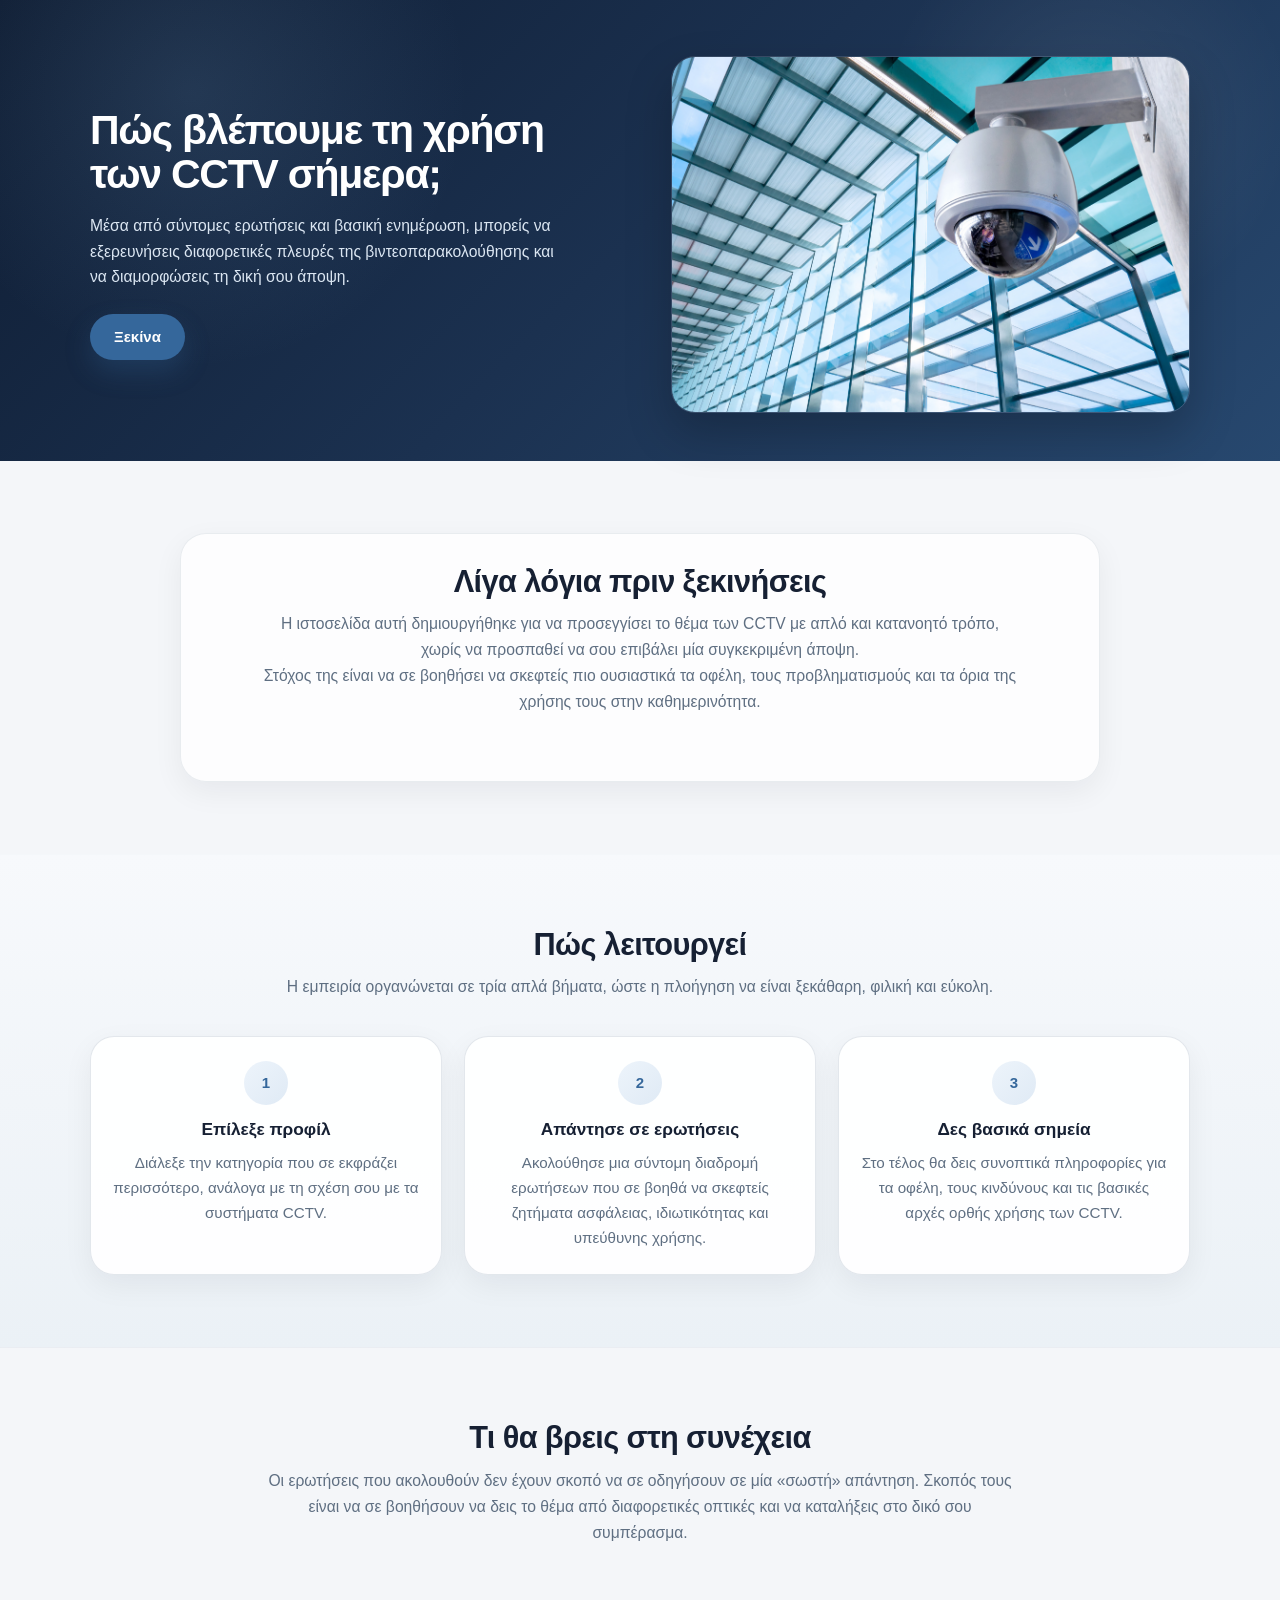
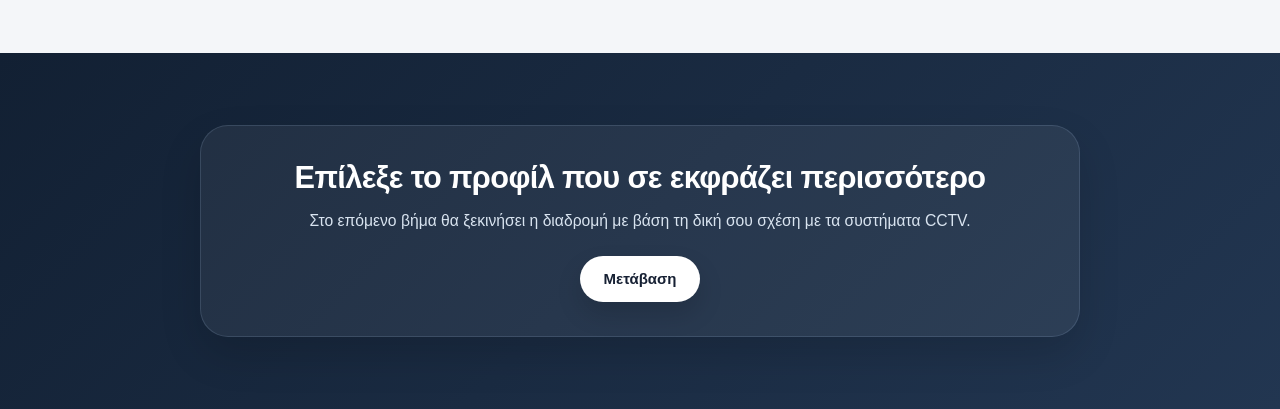
<file: index.html>
<!DOCTYPE html>
<html lang="el">
<head>
  <meta charset="UTF-8" />
  <meta name="viewport" content="width=device-width, initial-scale=1.0" />
  <title>CCTV και βιντεοπαρακολούθηση</title>
  <link rel="stylesheet" href="style.css" />
</head>
<body>
  <header class="hero hero-home">
    <div class="container hero-grid">
      <div class="hero-copy">
        <h1>Πώς βλέπουμε τη χρήση των CCTV σήμερα;</h1>
        <p class="hero-text">
          Μέσα από σύντομες ερωτήσεις και βασική ενημέρωση, μπορείς να εξερευνήσεις
          διαφορετικές πλευρές της βιντεοπαρακολούθησης και να διαμορφώσεις
          τη δική σου άποψη.
        </p>

        <div class="hero-actions">
          <a class="button" href="profiles.html">Ξεκίνα</a>
        </div>
      </div>

      <div class="hero-media">
        <img
          src="images/cctv-camera.png"
          alt="Κάμερα ασφαλείας σε σύγχρονο εξωτερικό χώρο"
          class="hero-image"
        />
      </div>
    </div>
  </header>

  <main>
    <section class="section section-light">
      <div class="container">
        <div class="intro-card intro-card-centered">
          <div class="section-intro">
            <h2>Λίγα λόγια πριν ξεκινήσεις</h2>
            <p>
              Η ιστοσελίδα αυτή δημιουργήθηκε για να προσεγγίσει το θέμα των CCTV
              με απλό και κατανοητό τρόπο, χωρίς να προσπαθεί να σου επιβάλει
              μία συγκεκριμένη άποψη.
            </p>
            <p>
              Στόχος της είναι να σε βοηθήσει να σκεφτείς πιο ουσιαστικά τα οφέλη,
              τους προβληματισμούς και τα όρια της χρήσης τους στην καθημερινότητα.
            </p>
          </div>
        </div>
      </div>
    </section>

    <section class="section section-soft">
      <div class="container">
        <div class="section-intro">
          <h2>Πώς λειτουργεί</h2>
          <p>
            Η εμπειρία οργανώνεται σε τρία απλά βήματα, ώστε η πλοήγηση να είναι
            ξεκάθαρη, φιλική και εύκολη.
          </p>
        </div>

        <div class="box-grid">
          <article class="info-box">
            <div class="box-number">1</div>
            <h3>Επίλεξε προφίλ</h3>
            <p>
              Διάλεξε την κατηγορία που σε εκφράζει περισσότερο, ανάλογα με τη
              σχέση σου με τα συστήματα CCTV.
            </p>
          </article>

          <article class="info-box">
            <div class="box-number">2</div>
            <h3>Απάντησε σε ερωτήσεις</h3>
            <p>
              Ακολούθησε μια σύντομη διαδρομή ερωτήσεων που σε βοηθά να σκεφτείς
              ζητήματα ασφάλειας, ιδιωτικότητας και υπεύθυνης χρήσης.
            </p>
          </article>

          <article class="info-box">
            <div class="box-number">3</div>
            <h3>Δες βασικά σημεία</h3>
            <p>
              Στο τέλος θα δεις συνοπτικά πληροφορίες για τα οφέλη, τους
              κινδύνους και τις βασικές αρχές ορθής χρήσης των CCTV.
            </p>
          </article>
        </div>
      </div>
    </section>

    <section class="section section-light">
      <div class="container section-intro">
        <h2>Τι θα βρεις στη συνέχεια</h2>
        <p>
          Οι ερωτήσεις που ακολουθούν δεν έχουν σκοπό να σε οδηγήσουν
          σε μία «σωστή» απάντηση. Σκοπός τους είναι να σε βοηθήσουν να δεις
          το θέμα από διαφορετικές οπτικές και να καταλήξεις στο δικό σου συμπέρασμα.
        </p>
      </div>
    </section>

    <section class="section section-dark-callout">
      <div class="container callout-card">
        <h2>Επίλεξε το προφίλ που σε εκφράζει περισσότερο</h2>
        <p>
          Στο επόμενο βήμα θα ξεκινήσει η διαδρομή με βάση τη δική σου σχέση
          με τα συστήματα CCTV.
        </p>
        <a class="button button-light" href="profiles.html">Μετάβαση</a>
      </div>
    </section>
  </main>
</body>
</html>
</file>
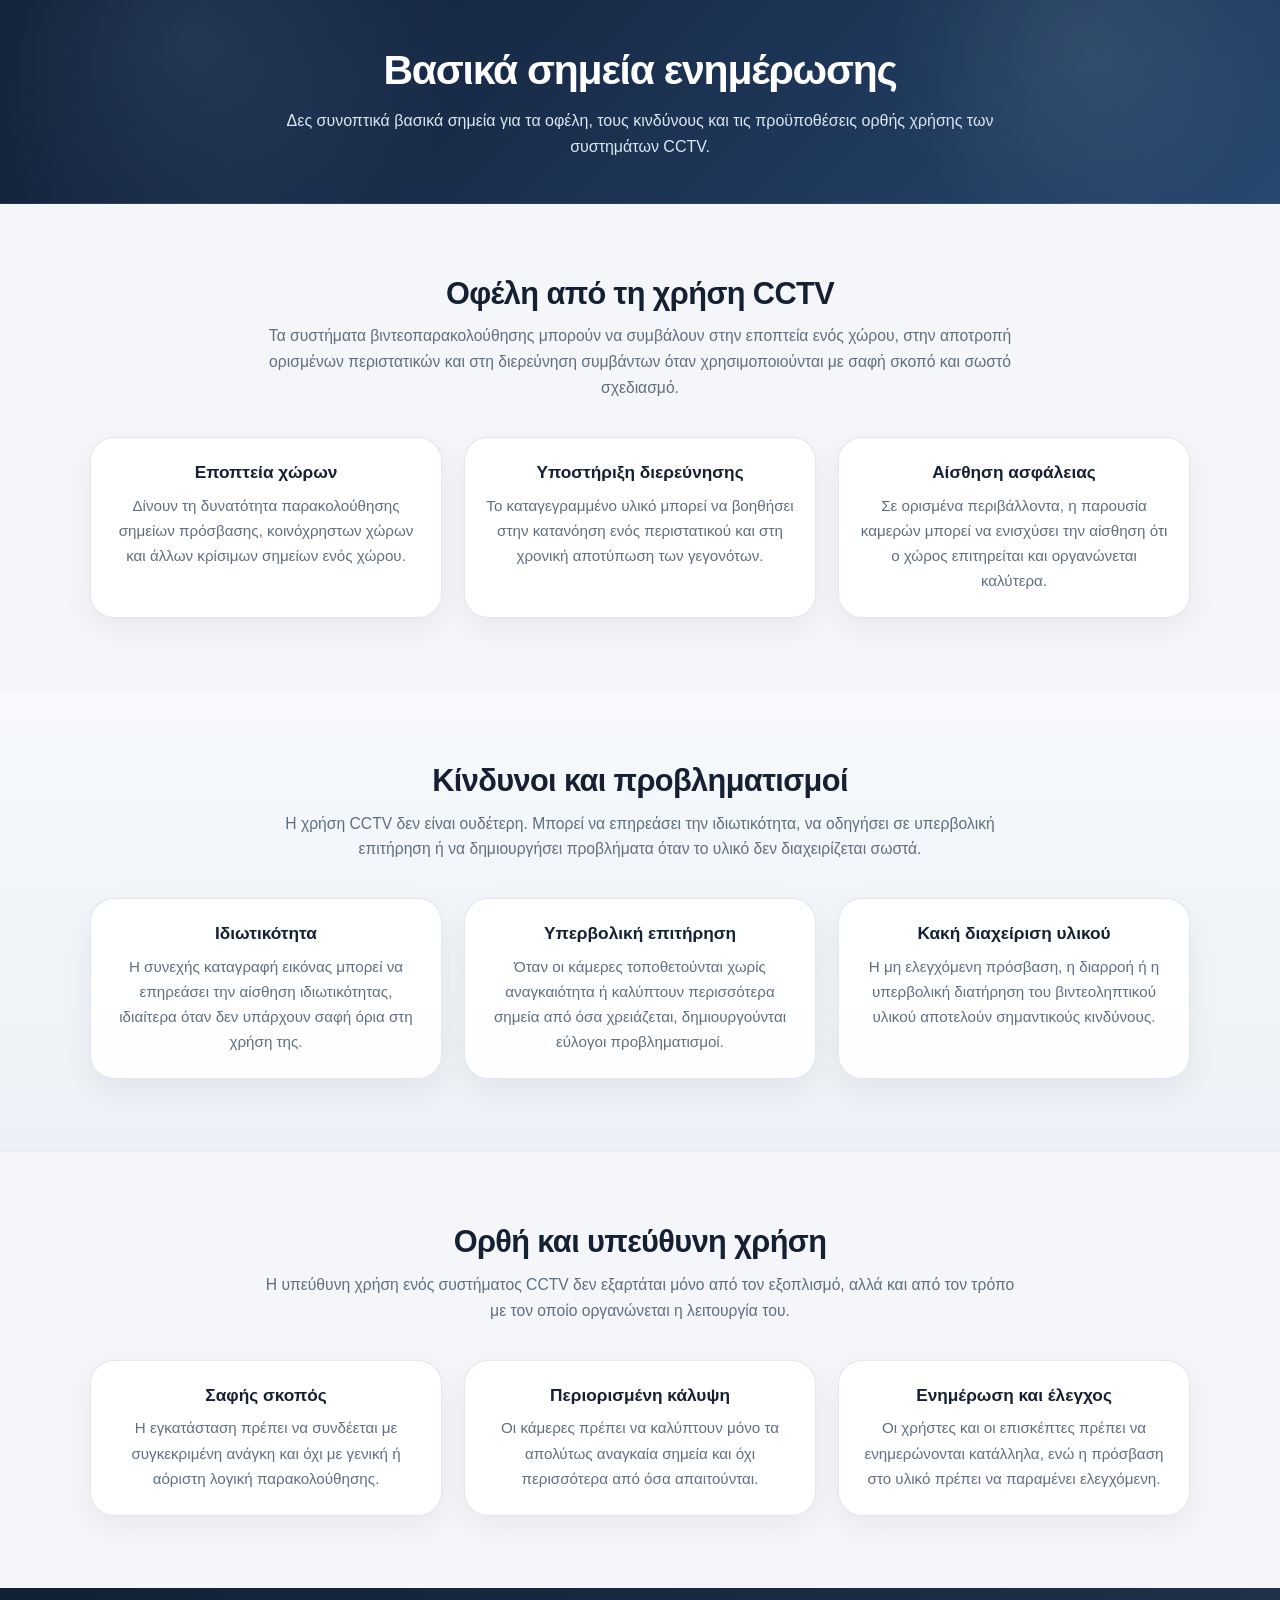
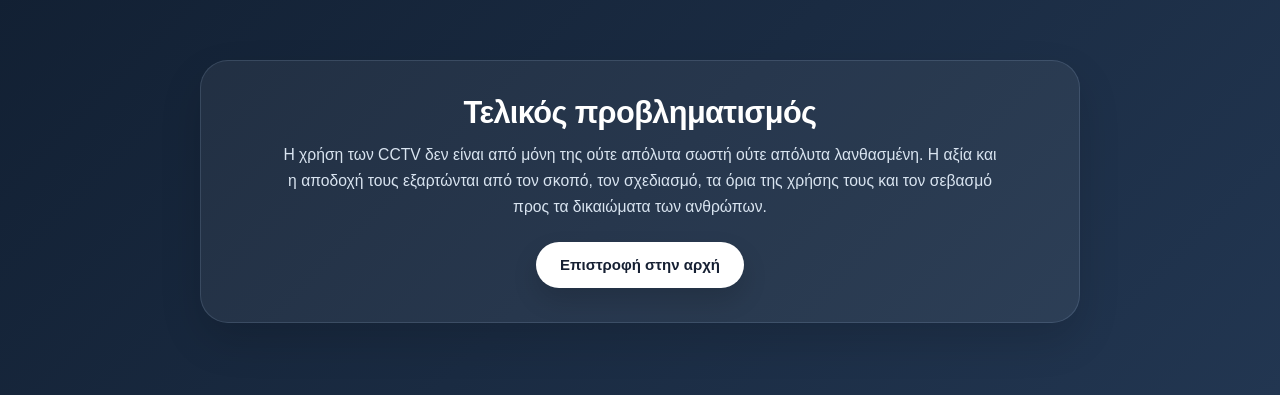
<file: info.html>
<!DOCTYPE html>
<html lang="el">
<head>
  <meta charset="UTF-8" />
  <meta name="viewport" content="width=device-width, initial-scale=1.0" />
  <title>Ενημέρωση | CCTV</title>
  <link rel="stylesheet" href="style.css" />
</head>
<body>
  <header class="page-hero">
    <div class="container page-hero-content">
      <h1>Βασικά σημεία ενημέρωσης</h1>
      <p>
        Δες συνοπτικά βασικά σημεία για τα οφέλη, τους κινδύνους και τις
        προϋποθέσεις ορθής χρήσης των συστημάτων CCTV.
      </p>
    </div>
  </header>

  <main>
    <section class="section section-light" id="personalized-result-section" hidden>
      <div class="container">
        <div class="intro-card intro-card-centered">
          <div class="section-intro">
            <h2>Με βάση τις απαντήσεις σου</h2>
            <p id="personalized-result-title"></p>
            <p id="personalized-result-text"></p>
          </div>
        </div>
      </div>
    </section>

    <section class="section section-light">
      <div class="container">
        <div class="section-intro">
          <h2>Οφέλη από τη χρήση CCTV</h2>
          <p>
            Τα συστήματα βιντεοπαρακολούθησης μπορούν να συμβάλουν στην εποπτεία
            ενός χώρου, στην αποτροπή ορισμένων περιστατικών και στη διερεύνηση
            συμβάντων όταν χρησιμοποιούνται με σαφή σκοπό και σωστό σχεδιασμό.
          </p>
        </div>

        <div class="box-grid">
          <article class="info-box">
            <h3>Εποπτεία χώρων</h3>
            <p>
              Δίνουν τη δυνατότητα παρακολούθησης σημείων πρόσβασης, κοινόχρηστων
              χώρων και άλλων κρίσιμων σημείων ενός χώρου.
            </p>
          </article>

          <article class="info-box">
            <h3>Υποστήριξη διερεύνησης</h3>
            <p>
              Το καταγεγραμμένο υλικό μπορεί να βοηθήσει στην κατανόηση ενός
              περιστατικού και στη χρονική αποτύπωση των γεγονότων.
            </p>
          </article>

          <article class="info-box">
            <h3>Αίσθηση ασφάλειας</h3>
            <p>
              Σε ορισμένα περιβάλλοντα, η παρουσία καμερών μπορεί να ενισχύσει
              την αίσθηση ότι ο χώρος επιτηρείται και οργανώνεται καλύτερα.
            </p>
          </article>
        </div>
      </div>
    </section>

    <section class="section section-soft">
      <div class="container">
        <div class="section-intro">
          <h2>Κίνδυνοι και προβληματισμοί</h2>
          <p>
            Η χρήση CCTV δεν είναι ουδέτερη. Μπορεί να επηρεάσει την ιδιωτικότητα,
            να οδηγήσει σε υπερβολική επιτήρηση ή να δημιουργήσει προβλήματα όταν
            το υλικό δεν διαχειρίζεται σωστά.
          </p>
        </div>

        <div class="box-grid">
          <article class="info-box">
            <h3>Ιδιωτικότητα</h3>
            <p>
              Η συνεχής καταγραφή εικόνας μπορεί να επηρεάσει την αίσθηση
              ιδιωτικότητας, ιδιαίτερα όταν δεν υπάρχουν σαφή όρια στη χρήση της.
            </p>
          </article>

          <article class="info-box">
            <h3>Υπερβολική επιτήρηση</h3>
            <p>
              Όταν οι κάμερες τοποθετούνται χωρίς αναγκαιότητα ή καλύπτουν
              περισσότερα σημεία από όσα χρειάζεται, δημιουργούνται εύλογοι
              προβληματισμοί.
            </p>
          </article>

          <article class="info-box">
            <h3>Κακή διαχείριση υλικού</h3>
            <p>
              Η μη ελεγχόμενη πρόσβαση, η διαρροή ή η υπερβολική διατήρηση του
              βιντεοληπτικού υλικού αποτελούν σημαντικούς κινδύνους.
            </p>
          </article>
        </div>
      </div>
    </section>

    <section class="section section-light">
      <div class="container">
        <div class="section-intro">
          <h2>Ορθή και υπεύθυνη χρήση</h2>
          <p>
            Η υπεύθυνη χρήση ενός συστήματος CCTV δεν εξαρτάται μόνο από τον
            εξοπλισμό, αλλά και από τον τρόπο με τον οποίο οργανώνεται η
            λειτουργία του.
          </p>
        </div>

        <div class="box-grid">
          <article class="info-box">
            <h3>Σαφής σκοπός</h3>
            <p>
              Η εγκατάσταση πρέπει να συνδέεται με συγκεκριμένη ανάγκη και όχι
              με γενική ή αόριστη λογική παρακολούθησης.
            </p>
          </article>

          <article class="info-box">
            <h3>Περιορισμένη κάλυψη</h3>
            <p>
              Οι κάμερες πρέπει να καλύπτουν μόνο τα απολύτως αναγκαία σημεία
              και όχι περισσότερα από όσα απαιτούνται.
            </p>
          </article>

          <article class="info-box">
            <h3>Ενημέρωση και έλεγχος</h3>
            <p>
              Οι χρήστες και οι επισκέπτες πρέπει να ενημερώνονται κατάλληλα,
              ενώ η πρόσβαση στο υλικό πρέπει να παραμένει ελεγχόμενη.
            </p>
          </article>
        </div>
      </div>
    </section>

    <section class="section section-dark-callout">
      <div class="container callout-card">
        <h2>Τελικός προβληματισμός</h2>
        <p>
          Η χρήση των CCTV δεν είναι από μόνη της ούτε απόλυτα σωστή ούτε απόλυτα
          λανθασμένη. Η αξία και η αποδοχή τους εξαρτώνται από τον σκοπό,
          τον σχεδιασμό, τα όρια της χρήσης τους και τον σεβασμό προς τα
          δικαιώματα των ανθρώπων.
        </p>
        <a class="button button-light" href="index.html">Επιστροφή στην αρχή</a>
      </div>
    </section>
  </main>

  <script src="script.js"></script>
</body>
</html>
</file>
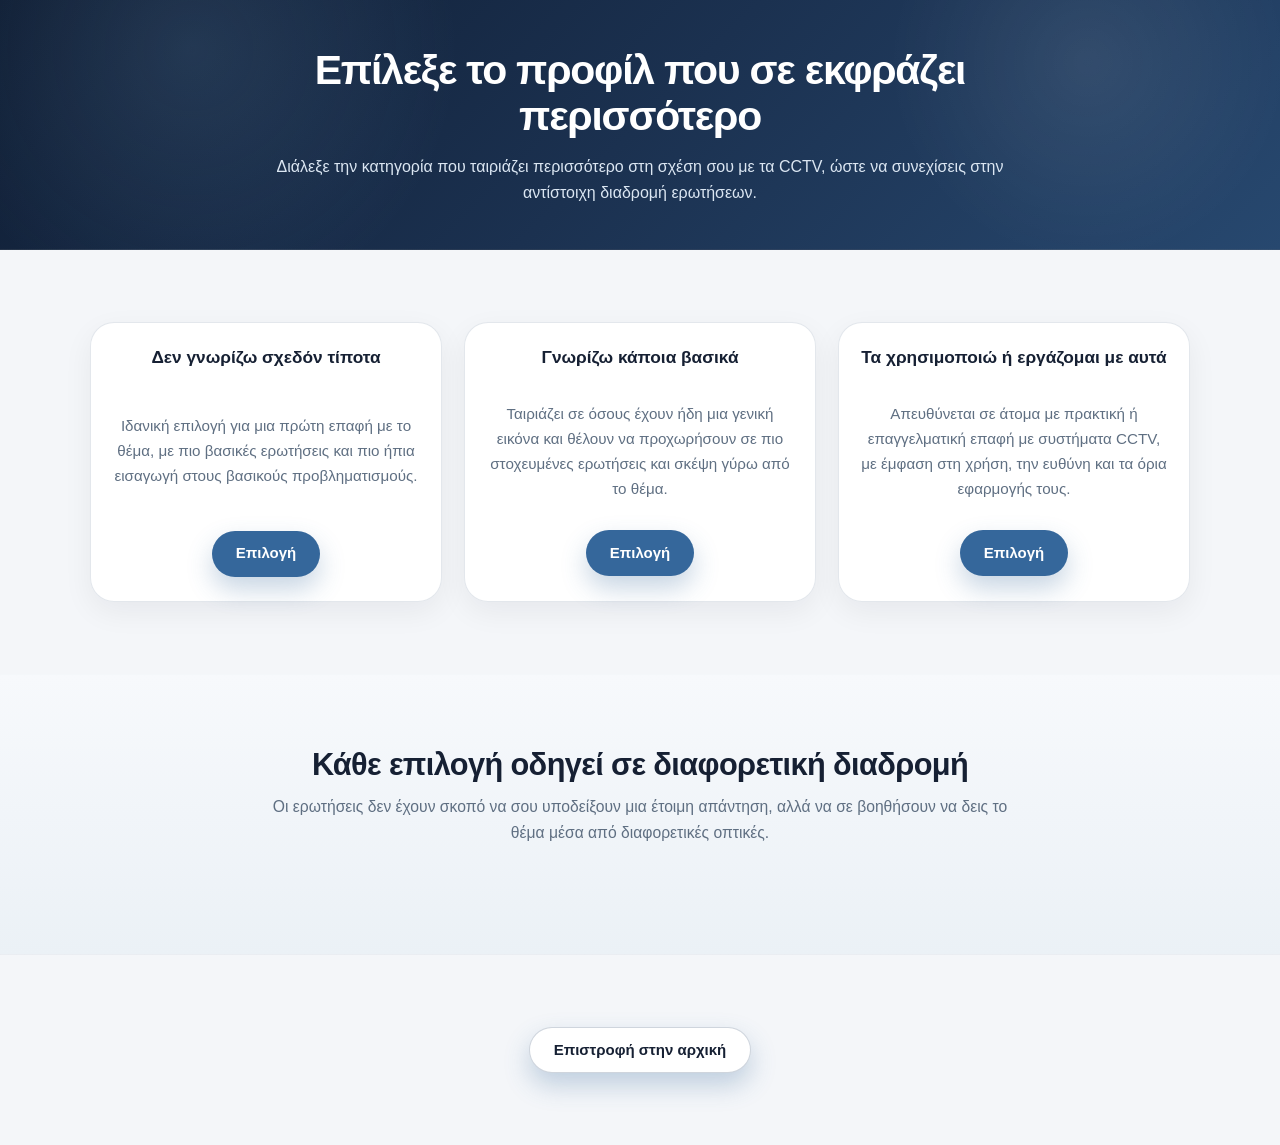
<file: profiles.html>
<!DOCTYPE html>
<html lang="el">
<head>
  <meta charset="UTF-8" />
  <meta name="viewport" content="width=device-width, initial-scale=1.0" />
  <title>Επίλεξε προφίλ | CCTV</title>
  <link rel="stylesheet" href="style.css" />
</head>
<body>
  <header class="page-hero">
    <div class="container page-hero-content">
      <h1>Επίλεξε το προφίλ που σε εκφράζει περισσότερο</h1>
      <p>
        Διάλεξε την κατηγορία που ταιριάζει περισσότερο στη σχέση σου με τα CCTV,
        ώστε να συνεχίσεις στην αντίστοιχη διαδρομή ερωτήσεων.
      </p>
    </div>
  </header>

  <main>
    <section class="section section-light">
      <div class="container">
        <div class="box-grid">
          <article class="info-box profile-option">
            <h3>Δεν γνωρίζω σχεδόν τίποτα</h3>
            <p>
              Ιδανική επιλογή για μια πρώτη επαφή με το θέμα, με πιο βασικές
              ερωτήσεις και πιο ήπια εισαγωγή στους βασικούς προβληματισμούς.
            </p>
            <a class="button" href="questions.html?profile=beginner">Επιλογή</a>
          </article>

          <article class="info-box profile-option">
            <h3>Γνωρίζω κάποια βασικά</h3>
            <p>
              Ταιριάζει σε όσους έχουν ήδη μια γενική εικόνα και θέλουν να
              προχωρήσουν σε πιο στοχευμένες ερωτήσεις και σκέψη γύρω από το θέμα.
            </p>
            <a class="button" href="questions.html?profile=intermediate">Επιλογή</a>
          </article>

          <article class="info-box profile-option">
            <h3>Τα χρησιμοποιώ ή εργάζομαι με αυτά</h3>
            <p>
              Απευθύνεται σε άτομα με πρακτική ή επαγγελματική επαφή με συστήματα
              CCTV, με έμφαση στη χρήση, την ευθύνη και τα όρια εφαρμογής τους.
            </p>
            <a class="button" href="questions.html?profile=advanced">Επιλογή</a>
          </article>
        </div>
      </div>
    </section>

    <section class="section section-soft">
      <div class="container">
        <div class="section-intro">
          <h2>Κάθε επιλογή οδηγεί σε διαφορετική διαδρομή</h2>
          <p>
            Οι ερωτήσεις δεν έχουν σκοπό να σου υποδείξουν μια έτοιμη απάντηση,
            αλλά να σε βοηθήσουν να δεις το θέμα μέσα από διαφορετικές οπτικές.
          </p>
        </div>
      </div>
    </section>

    <section class="section section-light">
      <div class="container callout-center">
        <a class="button button-light-outline" href="index.html">Επιστροφή στην αρχική</a>
      </div>
    </section>
  </main>
</body>
</html>
</file>
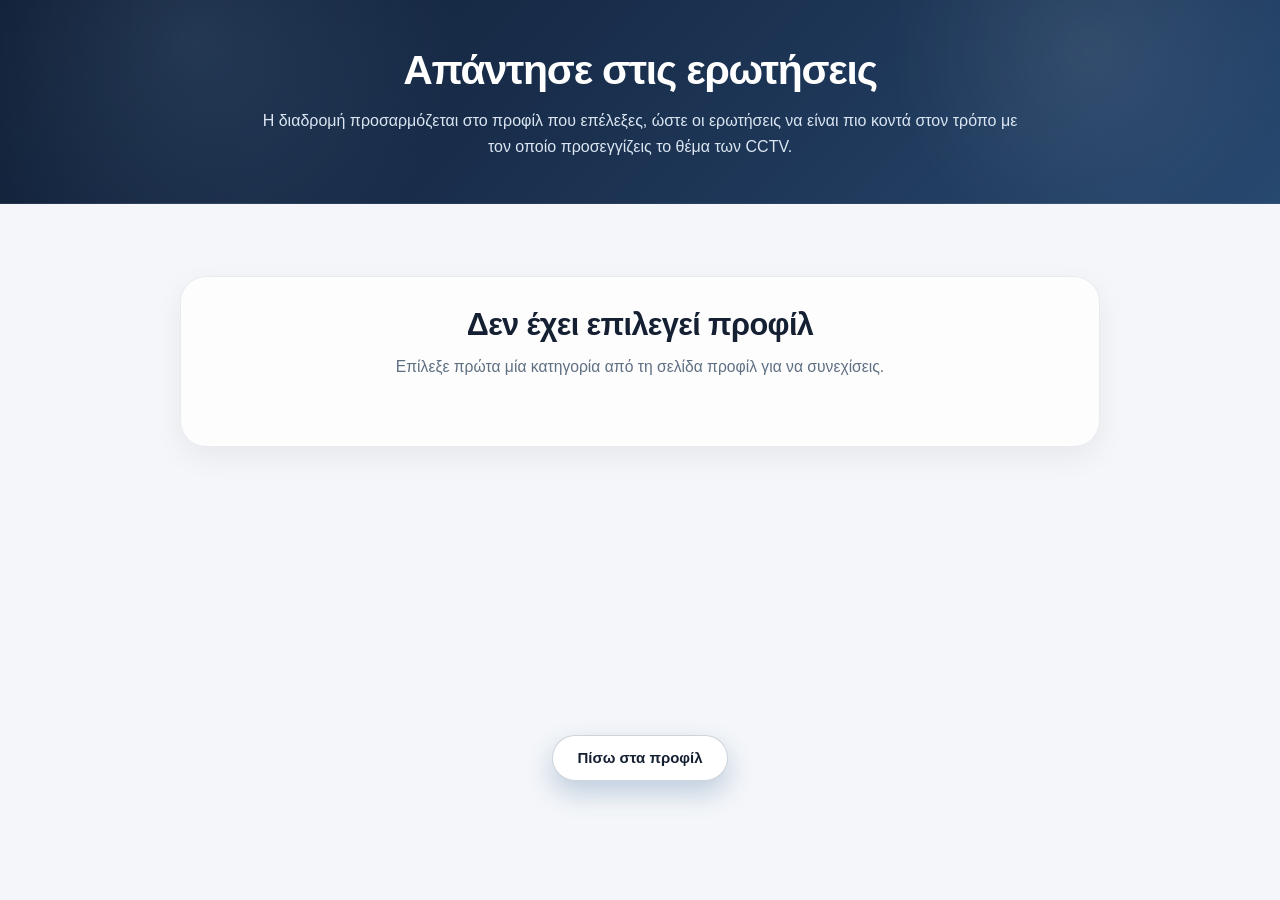
<file: questions.html>
<!DOCTYPE html>
<html lang="el">
<head>
  <meta charset="UTF-8" />
  <meta name="viewport" content="width=device-width, initial-scale=1.0" />
  <title>Ερωτήσεις | CCTV</title>
  <link rel="stylesheet" href="style.css" />
</head>
<body>
  <header class="page-hero">
    <div class="container page-hero-content">
      <h1>Απάντησε στις ερωτήσεις</h1>
      <p>
        Η διαδρομή προσαρμόζεται στο προφίλ που επέλεξες, ώστε οι ερωτήσεις
        να είναι πιο κοντά στον τρόπο με τον οποίο προσεγγίζεις το θέμα των CCTV.
      </p>
    </div>
  </header>
  <main>
    <section class="section section-light">
      <div class="container">
        <div class="intro-card intro-card-centered">
          <div class="section-intro">
            <h2 id="profile-title">Ερωτηματολόγιο</h2>
            <p id="profile-description">
              Επίλεξε πρώτα προφίλ από την προηγούμενη σελίδα.
            </p>
          </div>
        </div>
      </div>
    </section>
    <section class="section section-light">
      <div class="container">
        <form id="questions-form">
          <div id="questions-wrapper" class="question-list"></div>

          <div class="callout-center questions-submit">
            <button type="submit" class="button" id="submit-button">Ολοκλήρωση ερωτήσεων</button>
          </div>
          <p id="submit-status" class="submit-status" role="status" aria-live="polite"></p>
        </form>
      </div>
    </section>
    <section class="section section-soft" id="result-section" hidden>
      <div class="container">
        <div class="intro-card intro-card-centered">
          <div class="section-intro">
            <h2>Το αποτέλεσμα των απαντήσεών σου</h2>
            <p id="result-title"></p>
            <p id="result-text"></p>
          </div>

          <!-- Κατανομή συμμετεχόντων της ίδιας κατηγορίας. -->
          <div id="participant-distribution" class="aggregate-conclusion">
            <h3>Κατανομή συμμετεχόντων</h3>
            <p>Τα στοιχεία της ομάδας σου φορτώνονται μαζί με τις απαντήσεις της πλειοψηφίας.</p>
          </div>

          <!-- Αμέσως κάτω από την κατανομή εμφανίζονται τα κείμενα των πλειοψηφικών απαντήσεων. -->
          <div id="aggregate-conclusion" class="aggregate-conclusion"></div>

          <!-- Τα κουμπιά βρίσκονται πλέον κάτω από όλα τα κείμενα. -->
          <div class="callout-center result-actions">
            <a class="button" href="results.html">Δες το συνολικό συμπέρασμα</a>
            <a class="button button-light-outline" href="info.html">Συνέχεια στην ενημέρωση</a>
          </div>
        </div>
      </div>
    </section>

    <section class="section section-light">
      <div class="container callout-center">
        <a class="button button-light-outline" href="profiles.html">Πίσω στα προφίλ</a>
      </div>
    </section>
  </main>
  <script src="config.js"></script>
  <script src="script.js"></script>
</body>
</html>
</file>
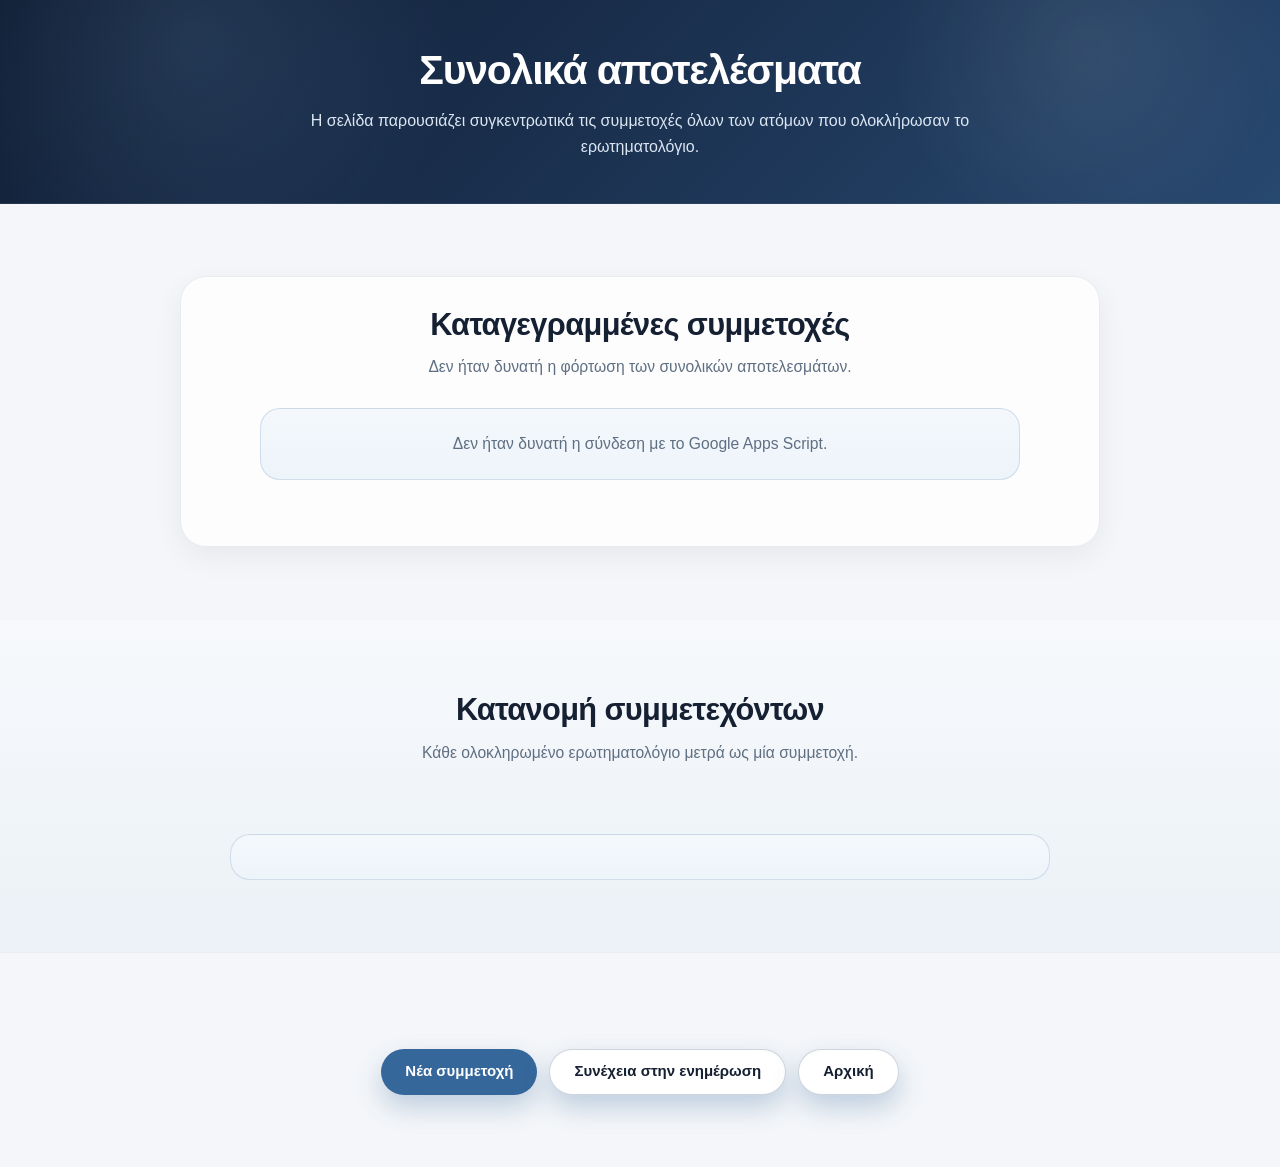
<file: results.html>
<!DOCTYPE html>
<html lang="el">
<head>
  <meta charset="UTF-8" />
  <meta name="viewport" content="width=device-width, initial-scale=1.0" />
  <title>Συνολικά αποτελέσματα | CCTV</title>
  <link rel="stylesheet" href="style.css" />
</head>
<body>
  <header class="page-hero">
    <div class="container page-hero-content">
      <h1>Συνολικά αποτελέσματα</h1>
      <p>Η σελίδα παρουσιάζει συγκεντρωτικά τις συμμετοχές όλων των ατόμων που ολοκλήρωσαν το ερωτηματολόγιο.</p>
    </div>
  </header>
  <main>
    <section class="section section-light">
      <div class="container">
        <div class="intro-card intro-card-centered">
          <div class="section-intro">
            <h2>Καταγεγραμμένες συμμετοχές</h2>
            <p id="total-count">Φόρτωση αποτελεσμάτων…</p>
            <div id="winner-box" class="aggregate-conclusion"></div>
          </div>
        </div>
      </div>
    </section>
    <section class="section section-soft">
      <div class="container">
        <div class="section-intro">
          <h2>Κατανομή συμμετεχόντων</h2>
          <p>Κάθε ολοκληρωμένο ερωτηματολόγιο μετρά ως μία συμμετοχή.</p>
        </div>
        <div id="profile-stats" class="stats-grid"></div>

        <!-- Τα προσωπικά/ομαδικά κείμενα εμφανίζονται αμέσως κάτω από την κατανομή. -->
        <div id="results-majority" class="aggregate-conclusion" style="margin-top: 2rem;"></div>
      </div>
    </section>
    <section class="section section-light">
      <div class="container callout-center result-actions">
        <a class="button" href="profiles.html">Νέα συμμετοχή</a>
        <a class="button button-light-outline" href="info.html">Συνέχεια στην ενημέρωση</a>
        <a class="button button-light-outline" href="index.html">Αρχική</a>
      </div>
    </section>
  </main>

  <script src="config.js"></script>
  <script src="script.js"></script>
  <script>
    const labels = {
      beginner: "Δεν γνωρίζω σχεδόν τίποτα",
      intermediate: "Γνωρίζω κάποια βασικά",
      advanced: "Τα χρησιμοποιώ ή εργάζομαι με αυτά"
    };

    function escapeHtml(text) {
      return String(text)
        .replaceAll("&", "&amp;")
        .replaceAll("<", "&lt;")
        .replaceAll(">", "&gt;")
        .replaceAll('"', "&quot;")
        .replaceAll("'", "&#039;");
    }

    function loadStatistics() {
      const totalEl = document.getElementById("total-count");
      const winnerEl = document.getElementById("winner-box");
      const statsEl = document.getElementById("profile-stats");
      const apiUrl = window.CCTV_ONLINE_API_URL || "";

      if (!apiUrl || apiUrl.includes("ΒΑΛΕ_ΕΔΩ")) {
        totalEl.textContent = "Η online συλλογή δεν έχει ρυθμιστεί ακόμη.";
        winnerEl.innerHTML = "<p>Δεν έχει οριστεί το URL του Google Apps Script στο config.js.</p>";
        return;
      }

      const callbackName = `cctvResults_${Date.now()}_${Math.random().toString(36).slice(2)}`;
      const script = document.createElement("script");
      script.async = true;
      let finished = false;
      let timeout;

      function cleanup() {
        clearTimeout(timeout);
        delete window[callbackName];
        script.remove();
      }

      function showError(message) {
        if (finished) return;
        finished = true;
        cleanup();
        totalEl.textContent = "Δεν ήταν δυνατή η φόρτωση των συνολικών αποτελεσμάτων.";
        winnerEl.innerHTML = `<p>${escapeHtml(message)}</p>`;
        statsEl.innerHTML = "";
      }

      window[callbackName] = (stats) => {
        if (finished) return;
        if (!stats || typeof stats !== "object" || typeof stats.total !== "number" || !stats.profiles) {
          showError("Το Google Apps Script επέστρεψε μη έγκυρα δεδομένα.");
          return;
        }

        finished = true;
        cleanup();
        const entries = Object.entries(stats.profiles)
          .filter(([key]) => Object.prototype.hasOwnProperty.call(labels, key))
          .map(([key, count]) => [key, Number(count) || 0]);
        const total = Number(stats.total) || 0;
        totalEl.textContent = `Συνολικές συμμετοχές: ${total}`;

        const max = entries.length ? Math.max(...entries.map(([, count]) => count)) : 0;
        const winners = entries.filter(([, count]) => count === max && max > 0);

        if (!total) {
          winnerEl.innerHTML = `
            <h3>Δεν υπάρχει ακόμη διαθέσιμο δείγμα.</h3>
            <p>Μόλις καταγραφούν συμμετοχές, θα εμφανιστεί αυτόματα το συμπέρασμα.</p>
          `;
        } else if (winners.length > 1) {
          winnerEl.innerHTML = `
            <h3>Υπάρχει ισοπαλία.</h3>
            <p>Οι μεγαλύτερες ομάδες είναι ${winners.map(([key]) => `<strong>${escapeHtml(labels[key])}</strong>`).join(", ")} με ${max} συμμετοχές.</p>
          `;
        } else {
          const [key, count] = winners[0];
          const pct = Math.round((count / total) * 100);
          winnerEl.innerHTML = `
            <h3>Συμπέρασμα</h3>
            <p>Η πολυπληθέστερη ομάδα είναι <strong>${escapeHtml(labels[key])}</strong>, με <strong>${count}</strong> από τις ${total} συμμετοχές (${pct}%).</p>
          `;
        }

        statsEl.innerHTML = entries.map(([key, count]) => {
          const pct = total ? Math.round((count / total) * 100) : 0;
          return `
            <article class="stat-card">
              <h3>${escapeHtml(labels[key])}</h3>
              <div class="stat-number">${count}</div>
              <p>${pct}% των συμμετοχών</p>
              <div class="stat-bar"><span style="width:${pct}%"></span></div>
            </article>
          `;
        }).join("");
      };

      script.onerror = () => showError("Δεν ήταν δυνατή η σύνδεση με το Google Apps Script.");
      timeout = setTimeout(() => showError("Η φόρτωση των αποτελεσμάτων άργησε περισσότερο από το αναμενόμενο. Δοκίμασε ξανά."), 8000);

      const separator = apiUrl.includes("?") ? "&" : "?";
      script.src = `${apiUrl}${separator}action=statistics&callback=${encodeURIComponent(callbackName)}&t=${Date.now()}`;
      document.head.appendChild(script);
    }

    document.addEventListener("DOMContentLoaded", loadStatistics);
  </script>
</body>
</html>
</file>
<file: style.css>
* {
  margin: 0;
  padding: 0;
  box-sizing: border-box;
}

:root {
  --bg: #f4f6f9;
  --surface: #ffffff;
  --surface-soft: #edf2f7;
  --text: #162033;
  --muted: #5f6f82;
  --line: rgba(83, 106, 135, 0.16);
  --line-strong: rgba(83, 106, 135, 0.28);
  --primary: #35679b;
  --primary-dark: #284f77;
  --hero-a: #0f1d33;
  --hero-b: #1b3150;
  --hero-c: #27486f;
  --shadow-sm: 0 10px 30px rgba(17, 24, 39, 0.06);
  --shadow-md: 0 18px 48px rgba(17, 24, 39, 0.1);
  --radius: 24px;
  --radius-sm: 18px;
}

html {
  scroll-behavior: smooth;
}

body {
  font-family: "Segoe UI", Arial, sans-serif;
  background: var(--bg);
  color: var(--text);
  line-height: 1.65;
}

a {
  color: inherit;
  text-decoration: none;
}

button,
input {
  font: inherit;
}

img {
  max-width: 100%;
  display: block;
}

.hidden {
  display: none !important;
}

.container {
  width: min(1100px, 92%);
  margin: 0 auto;
}

.hero {
  color: #ffffff;
  background:
    radial-gradient(circle at 15% 20%, rgba(121, 163, 201, 0.16), transparent 24%),
    radial-gradient(circle at 85% 25%, rgba(255, 255, 255, 0.08), transparent 18%),
    linear-gradient(135deg, var(--hero-a), var(--hero-b), var(--hero-c));
}

.hero-home {
  padding: 56px 0 48px;
}

.hero-grid {
  display: grid;
  grid-template-columns: minmax(0, 0.95fr) minmax(360px, 0.9fr);
  gap: 34px;
  align-items: center;
}

.hero-copy {
  max-width: 500px;
}

.hero-copy h1 {
  font-size: clamp(1.8rem, 3.2vw, 3rem);
  line-height: 1.08;
  letter-spacing: -0.03em;
  margin-bottom: 16px;
}

.hero-text {
  font-size: 0.98rem;
  color: #dbe6f2;
  max-width: 480px;
}

.hero-actions {
  margin-top: 24px;
  display: flex;
  gap: 14px;
  flex-wrap: wrap;
}

.hero-media {
  display: flex;
  justify-content: flex-end;
}

.hero-image {
  width: 100%;
  max-width: 520px;
  aspect-ratio: 16 / 11;
  object-fit: cover;
  object-position: 88% center;
  border-radius: 24px;
  box-shadow: 0 20px 46px rgba(0, 0, 0, 0.22);
  border: 1px solid rgba(255, 255, 255, 0.12);
}

.page-hero {
  padding: 48px 0 42px;
  color: #ffffff;
  background:
    radial-gradient(circle at 15% 20%, rgba(121, 163, 201, 0.16), transparent 24%),
    radial-gradient(circle at 85% 25%, rgba(255, 255, 255, 0.08), transparent 18%),
    linear-gradient(135deg, var(--hero-a), var(--hero-b), var(--hero-c));
  border-bottom: 1px solid rgba(255, 255, 255, 0.08);
}

.page-hero-content {
  text-align: center;
}

.page-hero-content h1 {
  max-width: 820px;
  margin: 0 auto 14px;
  color: #ffffff;
  font-size: clamp(1.9rem, 3.2vw, 3rem);
  line-height: 1.12;
  letter-spacing: -0.03em;
}

.page-hero-content p {
  max-width: 760px;
  margin: 0 auto;
  color: #dbe6f2;
  font-size: 1rem;
}

.button {
  display: inline-flex;
  align-items: center;
  justify-content: center;
  min-height: 46px;
  padding: 0 24px;
  border-radius: 999px;
  background: var(--primary);
  color: #ffffff;
  font-size: 15px;
  font-weight: 700;
  border: 0;
  cursor: pointer;
  box-shadow: 0 12px 26px rgba(53, 103, 155, 0.28);
  transition: transform 0.2s ease, background-color 0.2s ease, box-shadow 0.2s ease;
}

.button:hover {
  background: var(--primary-dark);
  transform: translateY(-2px);
  box-shadow: 0 16px 30px rgba(53, 103, 155, 0.32);
}

.button-light {
  background: #ffffff;
  color: var(--text);
  box-shadow: 0 12px 26px rgba(0, 0, 0, 0.14);
}

.button-light:hover {
  background: #f5f7fb;
}

.button-light-outline {
  display: inline-flex;
  align-items: center;
  justify-content: center;
  min-height: 46px;
  padding: 0 24px;
  border-radius: 999px;
  border: 1px solid var(--line-strong);
  background: #ffffff;
  color: var(--text);
  font-size: 15px;
  font-weight: 700;
  transition: transform 0.2s ease, border-color 0.2s ease, background-color 0.2s ease;
}

.button-light-outline:hover {
  transform: translateY(-2px);
  border-color: rgba(53, 103, 155, 0.35);
  background: #f8fbff;
}

.section {
  padding: 72px 0;
}

.section-light {
  background: transparent;
}

.section-soft {
  background: linear-gradient(180deg, #f7f9fc 0%, #ebf1f6 100%);
  border-top: 1px solid rgba(255, 255, 255, 0.45);
  border-bottom: 1px solid rgba(83, 106, 135, 0.08);
}

.section-dark-callout {
  background: linear-gradient(135deg, #122033, #223651);
}

.section-intro {
  max-width: 760px;
  margin: 0 auto 36px;
  text-align: center;
}

.section-intro h2,
.callout-card h2 {
  font-size: clamp(1.45rem, 2.4vw, 2.15rem);
  line-height: 1.16;
  letter-spacing: -0.02em;
  margin-bottom: 12px;
}

.section-intro p,
.callout-card p {
  font-size: 0.98rem;
  color: var(--muted);
}

.intro-card {
  background: rgba(255, 255, 255, 0.78);
  border: 1px solid rgba(83, 106, 135, 0.12);
  border-radius: 26px;
  padding: 30px;
  box-shadow: var(--shadow-sm);
}

.intro-card-centered {
  max-width: 920px;
  margin: 0 auto;
}

.box-grid {
  display: grid;
  grid-template-columns: repeat(3, minmax(0, 1fr));
  gap: 22px;
}

.info-box {
  background: rgba(255, 255, 255, 0.92);
  border: 1px solid var(--line);
  border-radius: var(--radius);
  padding: 24px 20px;
  text-align: center;
  box-shadow: var(--shadow-sm);
  transition: transform 0.22s ease, box-shadow 0.22s ease, border-color 0.22s ease;
}

.info-box:hover {
  transform: translateY(-4px);
  box-shadow: var(--shadow-md);
  border-color: rgba(53, 103, 155, 0.22);
}

.info-box h3 {
  font-size: 1.08rem;
  line-height: 1.2;
  margin-bottom: 10px;
  color: var(--text);
}

.info-box p {
  font-size: 0.95rem;
  color: var(--muted);
}

.box-number {
  width: 44px;
  height: 44px;
  margin: 0 auto 14px;
  border-radius: 50%;
  display: flex;
  align-items: center;
  justify-content: center;
  background: linear-gradient(135deg, #edf4fb, #dfeaf5);
  color: var(--primary);
  font-weight: 700;
  font-size: 15px;
}

.callout-card {
  max-width: 880px;
  margin: 0 auto;
  background: rgba(255, 255, 255, 0.06);
  border: 1px solid rgba(191, 219, 254, 0.14);
  border-radius: 28px;
  padding: 34px 28px;
  text-align: center;
  color: #ffffff;
  box-shadow: 0 18px 42px rgba(0, 0, 0, 0.14);
}

.callout-card p {
  color: #d9e4f0;
  max-width: 720px;
  margin: 0 auto 22px;
}

.callout-center {
  display: flex;
  justify-content: center;
}

.profile-option {
  display: flex;
  flex-direction: column;
  justify-content: space-between;
  gap: 18px;
  min-height: 280px;
}

.profile-option .button {
  align-self: center;
  margin-top: 6px;
}

.question-list {
  display: grid;
  gap: 24px;
  max-width: 900px;
  margin: 0 auto;
}

.question-card {
  background: #ffffff;
  border: 1px solid var(--line);
  border-radius: 24px;
  padding: 26px 24px;
  box-shadow: var(--shadow-sm);
}

.question-step {
  display: inline-block;
  margin-bottom: 12px;
  padding: 6px 12px;
  border-radius: 999px;
  background: linear-gradient(135deg, #edf4fb, #e3edf7);
  color: var(--primary);
  font-size: 13px;
  font-weight: 700;
}

.question-card h3 {
  font-size: clamp(1.2rem, 2.1vw, 1.6rem);
  line-height: 1.28;
  margin-bottom: 18px;
  color: var(--text);
}

.question-options {
  display: grid;
  gap: 12px;
}

.option-item {
  display: flex;
  align-items: flex-start;
  gap: 14px;
  padding: 14px 16px;
  border: 1px solid rgba(110, 130, 155, 0.2);
  border-radius: 16px;
  background: #f8fbfd;
  cursor: pointer;
  transition: border-color 0.2s ease, background-color 0.2s ease, transform 0.2s ease, box-shadow 0.2s ease;
}

.option-item:hover {
  border-color: rgba(53, 103, 155, 0.3);
  background: #f1f7fc;
  transform: translateY(-1px);
  box-shadow: 0 10px 24px rgba(17, 24, 39, 0.05);
}

.option-item input[type="radio"] {
  margin-top: 3px;
  accent-color: var(--primary);
  transform: scale(1.1);
  flex-shrink: 0;
}

.option-item span {
  font-size: 0.97rem;
  line-height: 1.55;
  color: var(--text);
}

.option-item:has(input:checked) {
  border-color: rgba(53, 103, 155, 0.42);
  background: linear-gradient(180deg, #eef5fb, #e7f0f8);
  box-shadow: 0 12px 26px rgba(53, 103, 155, 0.1);
}

.questions-submit {
  margin-top: 30px;
}

@media (max-width: 980px) {
  .hero-home {
    padding: 54px 0 46px;
  }

  .hero-grid {
    grid-template-columns: 1fr;
    gap: 26px;
  }

  .hero-copy {
    max-width: 100%;
    text-align: center;
  }

  .hero-text {
    max-width: 680px;
    margin: 0 auto;
  }

  .hero-actions {
    justify-content: center;
  }

  .hero-media {
    justify-content: center;
  }

  .hero-image {
    max-width: 700px;
    aspect-ratio: 16 / 10;
    object-position: center;
  }

  .page-hero {
    padding: 40px 0 34px;
  }

  .box-grid {
    grid-template-columns: 1fr;
  }
}

@media (max-width: 640px) {
  .hero-copy h1,
  .page-hero-content h1 {
    font-size: 2rem;
  }

  .hero-text,
  .page-hero-content p,
  .section-intro p,
  .callout-card p,
  .info-box p,
  .option-item span {
    font-size: 0.96rem;
  }

  .section {
    padding: 58px 0;
  }

  .intro-card,
  .info-box,
  .callout-card,
  .question-card {
    padding: 22px 18px;
  }

  .hero-image {
    aspect-ratio: 4 / 3;
    object-position: center;
  }

  .option-item {
    padding: 13px 14px;
  }
}

.submit-status {
  max-width: 760px;
  margin: 14px auto 0;
  text-align: center;
  color: var(--muted);
  font-size: 0.92rem;
  min-height: 1.5em;
}
.submit-status.success { color: #246b45; }
.submit-status.warning { color: #8a5a14; }

.aggregate-conclusion {
  max-width: 820px;
  margin: 28px auto 0;
  padding: 22px;
  border: 1px solid rgba(53, 103, 155, 0.18);
  border-radius: 20px;
  background: linear-gradient(180deg, #f4f8fc, #edf4fa);
  text-align: center;
}
.aggregate-conclusion h3 { margin-bottom: 8px; }
.aggregate-conclusion p { color: var(--muted); }

.result-actions {
  gap: 12px;
  flex-wrap: wrap;
  margin-top: 24px;
}

.stats-grid {
  display: grid;
  grid-template-columns: repeat(3, minmax(0, 1fr));
  gap: 22px;
}
.stat-card {
  background: #fff;
  border: 1px solid var(--line);
  border-radius: var(--radius);
  padding: 26px 22px;
  text-align: center;
  box-shadow: var(--shadow-sm);
}
.stat-card h3 { font-size: 1rem; min-height: 2.6em; }
.stat-number {
  font-size: 2.6rem;
  font-weight: 800;
  line-height: 1;
  margin: 18px 0 8px;
  color: var(--primary);
}
.stat-card p { color: var(--muted); }
.stat-bar {
  height: 9px;
  margin-top: 16px;
  border-radius: 999px;
  background: #e8eef4;
  overflow: hidden;
}
.stat-bar span {
  display: block;
  height: 100%;
  border-radius: inherit;
  background: var(--primary);
}
@media (max-width: 760px) {
  .stats-grid { grid-template-columns: 1fr; }
}
</file>
